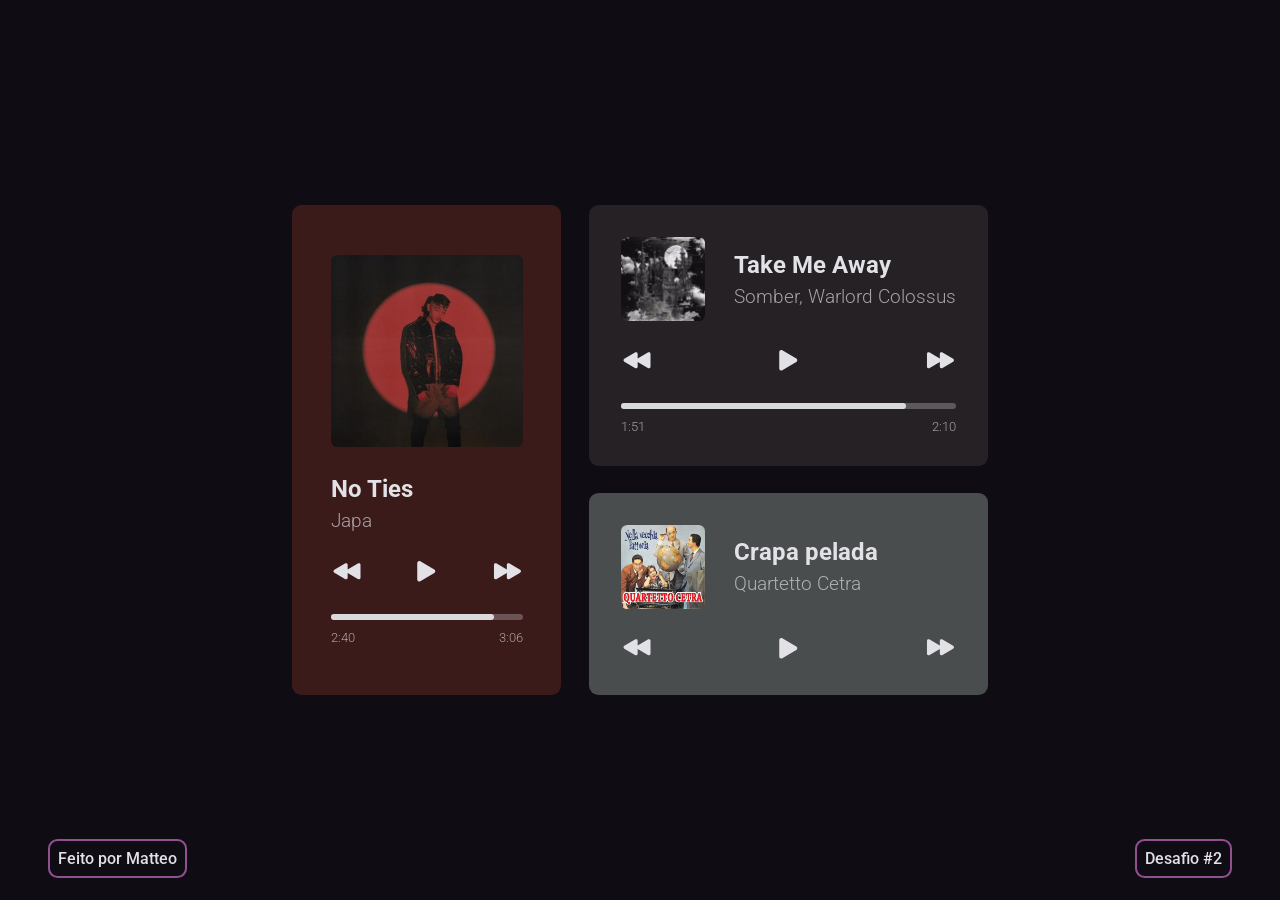
<file: 01 MusicPlayer/index.html>
<!DOCTYPE html>
<html lang="pt-br">
<head>
    <meta charset="UTF-8">
    <meta name="viewport" content="width=device-width, initial-scale=1.0">
    <link rel="stylesheet" href="style.css">
    <link rel="icon" href="./assets/favicon.svg">
    <style>
        @import url('https://fonts.googleapis.com/css2?family=Roboto:wght@300;500;700&display=swap');
    </style>
    <title>Music Player</title>
</head>

<body>
    <main>
        <div class="player">
            <div class="music-box" style="background-color: #3B1A1A";>
                <img class="banner big" src="./assets/noties.jpg">
                <div class="title">
                    <h1>No Ties</h1>
                    <p>Japa</p>
                </div>
                <div class="buttons">
                    <button>
                        <img src="./assets/previous.svg">
                    </button>
                    <button>
                        <img src="./assets/play.svg">
                    </button>
                    <button>
                        <img src="./assets/next.svg">
                    </button>
                </div>
                <div class="time-bar">
                    <div class="bar"></div>
                    <div class="time">
                        <p>2:40</p>
                        <p>3:06</p>
                    </div>
                </div>
            </div>
            <div class="aside">
                <div class="music-box small-box" style="background-color: #252125">
                    <div class="small-model">
                        <img class="banner small" src="./assets/takemeaway.jpg">
                        <div class="title">
                            <h1>Take Me Away</h1>
                            <p>Somber, Warlord Colossus</p>
                        </div>
                    </div>
                    <div class="buttons">
                        <button>
                            <img src="./assets/previous.svg">
                        </button>
                        <button>
                            <img src="./assets/play.svg">
                        </button>
                        <button>
                            <img src="./assets/next.svg">
                        </button>
                    </div>
                    <div class="time-bar">
                        <div class="bar"></div>
                        <div class="time">
                            <p>1:51</p>
                            <p>2:10</p>
                        </div>
                    </div>
                </div>
                <div class="music-box small-box" style="background-color: #494d4e">
                    <div class="small-model">
                        <img class="banner small" src="./assets/crapapelada.jpg">
                        <div class="title">
                            <h1>Crapa pelada</h1>
                            <p>Quartetto Cetra</p>
                        </div>
                    </div>
                    <div class="buttons">
                        <button>
                            <img src="./assets/previous.svg">
                        </button>
                        <button>
                            <img src="./assets/play.svg">
                        </button>
                        <button>
                            <img src="./assets/next.svg">
                        </button>
                    </div>
                </div>
            </div>
        </div>
    </main>

    <footer>
        <div>
            <button class="credits-link">
                <a href="https://github.com/MatVzn" target="_blank">Feito por Matteo</a>
            </button>
        </div>
        <button>
            <a class="next" href="">Desafio #2</a>
        </button>
    </footer>
</body>
</file>
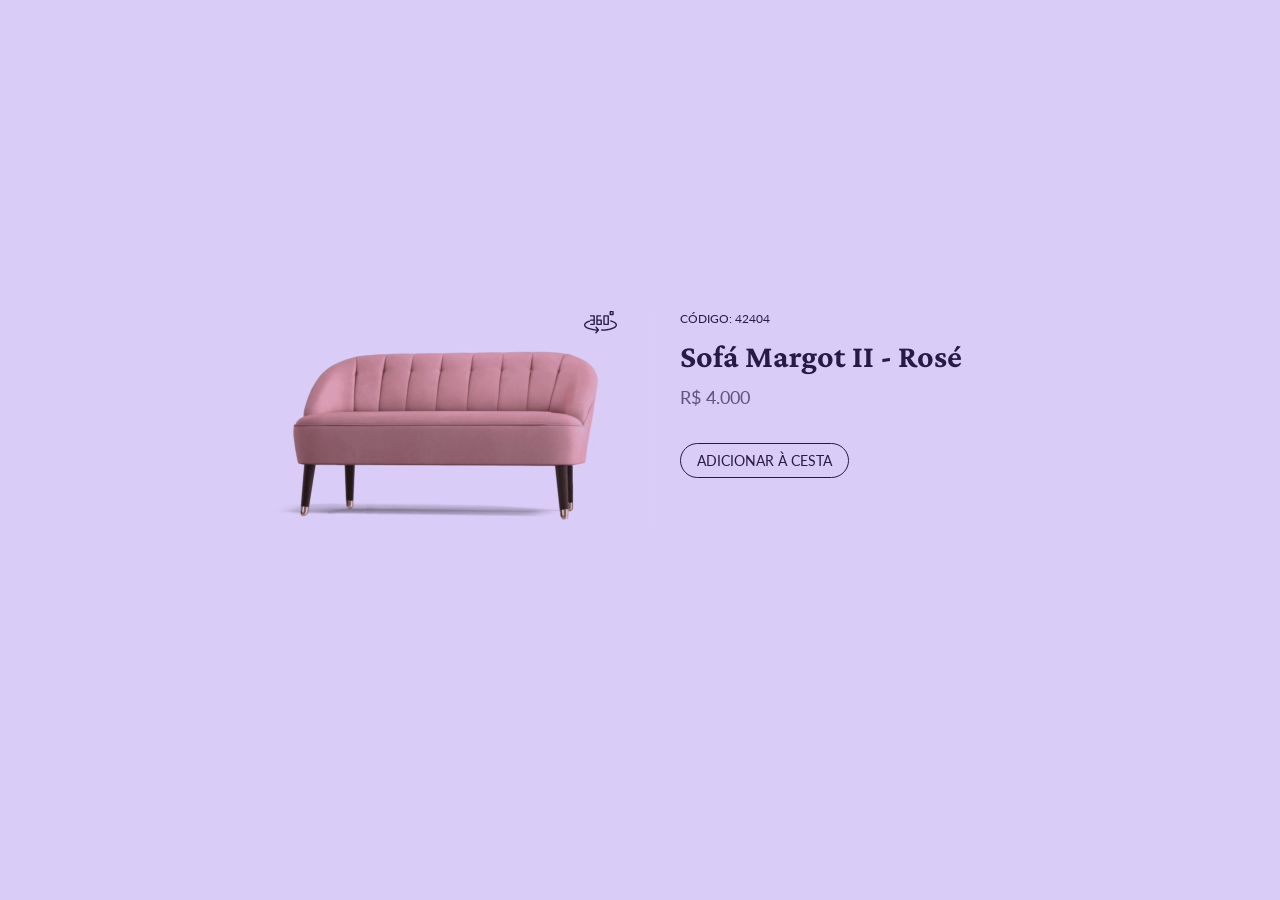
<file: 02 ProductCard/index.html>
<!DOCTYPE html>
<html lang="pt-br">
<head>
    <meta charset="UTF-8">
    <meta name="viewport" content="width=device-width, initial-scale=1.0">
    <link rel="stylesheet" href="style.css">
    <link rel="icon" href="./assets/favicon.svg" type="icon" >
    <style>
      @import url('https://fonts.googleapis.com/css2?family=Crimson+Pro:wght@600&family=Lato:wght@300;400&display=swap');
    </style>
    <title>Card de Produto</title>
</head>
<body>
  <main>

    <div class="product">
      <button onclick="changeMode()" class="change-mode">
        <img src="./assets/360.svg" id="changeModeButton">
        <img src="./assets/close.svg" class="hidden" id="closeButton">
      </button>
      <img class="product-img" src="./assets/product.png" alt="product image">
    </div>

    <div class="details">
      <div>
        <p class="code">CÓDIGO: 42404</p>
        <h1>Sofá Margot II - Rosé</h1>
        <p class="price">R$ 4.000</p>
      </div>
      <button id="add-cart">ADICIONAR À CESTA</button>
    </div>

  </main>
  <script src="./script.js" ></script>
</body>
</html>
</file>
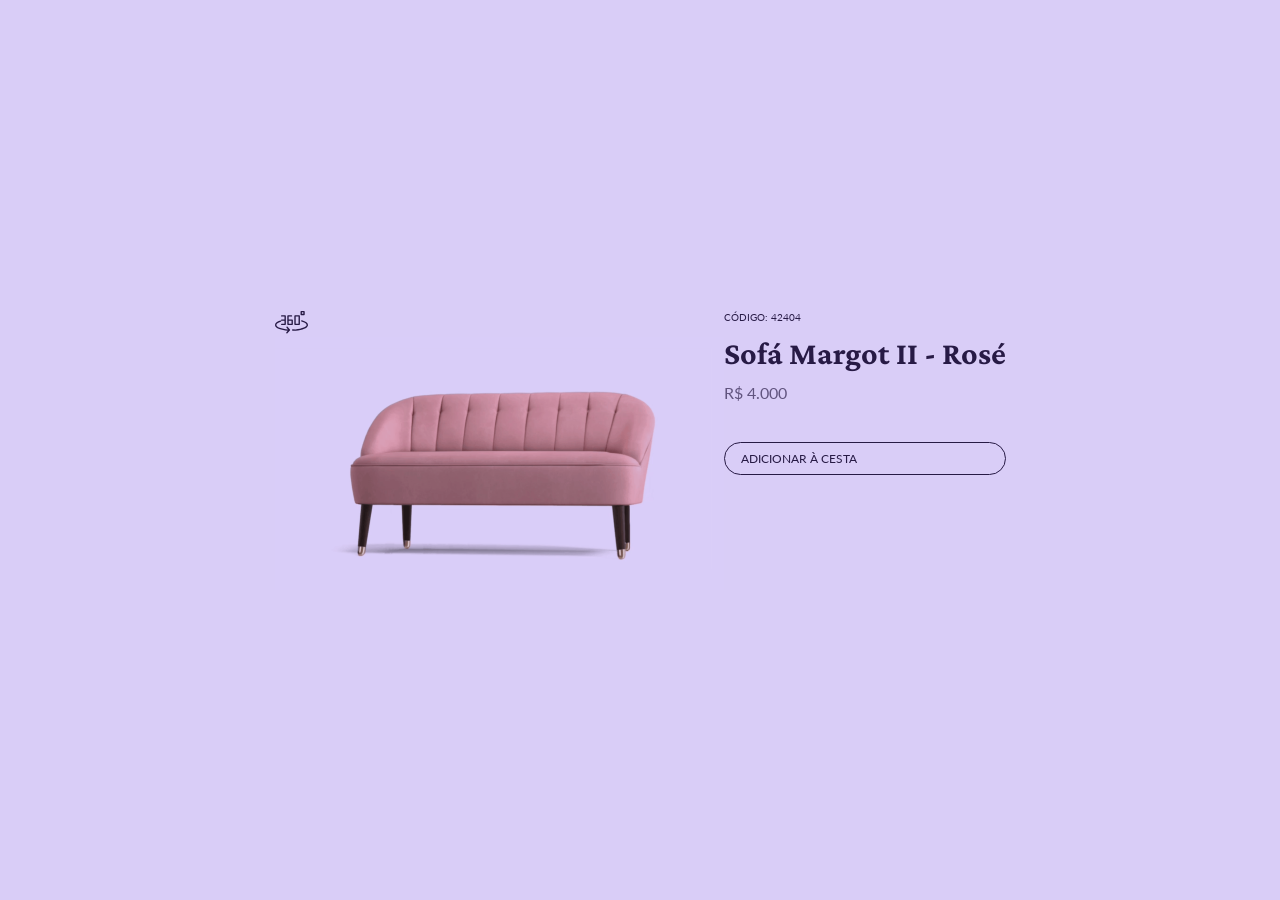
<file: 02/index.html>
<!DOCTYPE html>
<html lang="pt-br">
<head>
    <meta charset="UTF-8">
    <meta name="viewport" content="width=device-width, initial-scale=1.0">
    <link rel="stylesheet" href="style.css">
    <link rel="icon" href="./assets/favicon.svg">
    <style>
      @import url('https://fonts.googleapis.com/css2?family=Crimson+Pro:wght@600&family=Lato:wght@300;400&display=swap');
    </style>
    <title>Card de Produto</title>
</head>
<body>
  <main>

    <div class="product">
      <button>
        <img src="./assets/360.svg" alt="">
      </button>
      <img class="product-img" src="./assets/product.png" alt="product image">
    </div>

    <div class="details">
      <div>
        <p class="code">CÓDIGO: 42404</p>
        <h1>Sofá Margot II - Rosé</h1>
        <p class="price">R$ 4.000</p>
      </div>
      <button id="add-cart">ADICIONAR À CESTA</button>
    </div>

  </main>
</body>
</html>
</file>
<file: 01 MusicPlayer/style.css>
* {
  margin: 0;
  padding: 0;
  box-sizing: border-box;
  font-family: "Roboto", sans-serif;
}

/* GERAL */

body {
  background-color: #0F0D13;
  display: flex;
  flex-direction: column;
  align-items: center;
  justify-content: center;
  height: 100vh;
  color: #E1E1E6;
}

/* MAIN */

.player {
  display: flex;
  flex-direction: row;
  gap: 1.75rem;
}

.music-box {
  display: flex;
  flex-direction: column;
  gap: 1.75rem;

  padding: 3.1rem 2.4rem;
  border-radius: .6rem;
}

.small-box {
  padding: 2rem;
}

.aside {
  display: flex;
  flex-direction: column;
  justify-content: space-between;
}

.small-model {
  display: flex;
  flex-direction: row;
  align-items: center;
  gap: 1.8rem;
}

.banner {
  width: 12rem;
  border-radius: .4rem;
}

.small {
  width: 5.25rem;
}

.title {
  display: flex;
  flex-direction: column;
  gap: .4rem;
}

h1 {
  font-weight: 700;
  font-size: 1.5rem;
}

p {
  opacity: 67%;
  font-weight: 300;
  font-size: 1.2rem;
}

.buttons {
  display: flex;
  justify-content: space-between;
  padding: 0 2px;
}

button {
  all: unset;
  cursor: pointer;
}

.time-bar {
  display: flex;
  flex-direction: column;
  gap: .6rem;
}

.bar {
  position: relative;
}

.bar::before {
  content: '';
  height: 6px;
  width: 100%;
  display: block;
  background-color: #d9d9d9;
  opacity: 0.3;
  border-radius: .6rem;

  position: absolute;
}

.bar::after {
  content: '';
  height: 6px;
  width: 85%;
  display: block;
  background-color: #d9d9d9;
  border-radius: .6rem;
}

.time {
  display: flex;
  flex-direction: row;
  justify-content: space-between;
}

.time p {
  font-weight: 300;
  font-size: .8rem;
}

/* FOOTER */

footer {
  position: fixed;
  bottom: 0;
  padding: 2rem 3rem;
  width: 100%;

  display: flex;
  flex-direction: row;
  justify-content: space-between;
}

.credits-link a, .next {
  all: unset;
  font-weight: 500;
  font-size: 1rem;
  color: #E1E1E6;
  transition: all .3s;
  border: 2px #925092 solid;
  border-radius: .6rem;
  padding: .5rem;

  transition: all .2s;
}

.credits-link a:hover, .next:hover {
  border: 2px #c266c2 solid;
}
</file>
<file: 02 ProductCard/style.css>
* {
  margin: 0;
  padding: 0;
  box-sizing: border-box;
  font-family: "Lato", sans-serif;
}

body {
  background-color: #D9CDF7;
  display: flex;
  align-items: center;
  justify-content: center;
  height: 100vh;
}

/* MAIN */

.hidden {
  display: none;
}

main {
  display: flex;
  flex-direction: row;
  gap: 13px;
  height: 279px;
  margin-right: 100px;
}

.product {
  display: flex;
  flex-direction: column;
}

.details {
  display: flex;
  flex-direction: column;
  gap: 35px;
}

.details div {
  display: flex;
  flex-direction: column;
  gap: 12px;
}

button {
  all: unset;
}

/* PRODUCT */

.product-img {
  width: 449px;
  position: relative;
  z-index: 1;
  transform: translateY(-40px);
}

.change-mode {
  margin-left: auto;
  margin-right: 50px;
  position: relative;
  z-index: 2;
  width: 33px;
  height: 33px;
  text-align: center;
  transition: .2s;
}

.change-mode:hover {
  cursor: pointer;
  transform: scale(1.2);
}

/* DETAILS */

.details .code {
  font-size: 12px;
  color: #271A45;
}

.details .price {
  color: #271A45;
  opacity: 67%;
  font-size: 18px;
}

.details h1 {
  color: #271A45;
  font-family: "Crimson Pro", serif;
}

.details button {
  color: #271A45;
  border: 1px solid #271A45;
  border-radius: 50px;
  font-size: 14px;

  padding: 8px 16px;
  margin-right: auto;
  transition: all .2s;
}

.details button:hover {
  background-color: #271A45;
  color: #D9CDF7;
  cursor: pointer;
}
</file>
<file: 02/style.css>
* {
  margin: 0;
  padding: 0;
  box-sizing: border-box;
  font-family: "Lato", sans-serif;
}

body {
  background-color: #D9CDF7;
  display: flex;
  align-items: center;
  justify-content: center;
  height: 100vh;
}

/* MAIN */

main {
  display: flex;
  flex-direction: row;
}

.product {
  display: flex;
  flex-direction: column;
}

.details {
  display: flex;
  flex-direction: column;
  gap: 40px;
}

.details div {
  display: flex;
  flex-direction: column;
  gap: 12px;
}

button {
  all: unset;
}

/* PRODUCT */

.product-img {
  width: 449px;
}

/* DETAILS */

.details .code {
  font-size: 10px;
  color: #271A45;
}

.details .price {
  color: #271A45;
  opacity: 67%;
}

.details h1 {
  color: #271A45;
  font-family: "Crimson Pro", serif;
}

.details button {
  color: #271A45;
  border: 1px solid #271A45;
  border-radius: 50px;
  font-size: 12px;

  padding: 8px 16px;
  width: auto;
}
</file>
